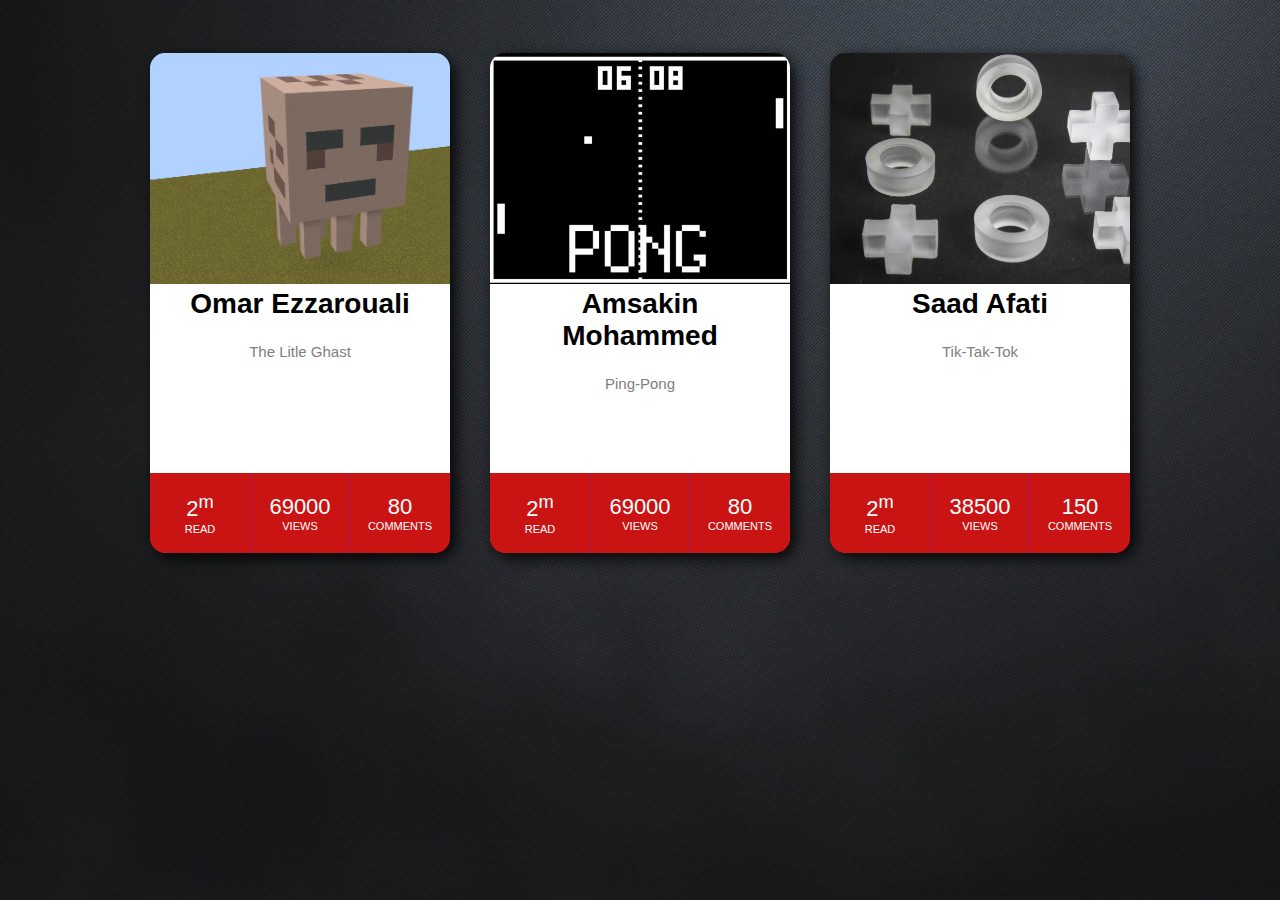
<file: Games/gallery.html>
<!DOCTYPE html>
<html lang="fr">
<head>
    <meta charset="UTF-8">
    <meta http-equiv="X-UA-Compatible" content="IE=edge">
    <meta name="viewport" content="width=device-width, initial-scale=1.0">
    <link rel="stylesheet" href="gallery.css">
    <title>Gallery Games </title>
</head>
<body method="post">


     <div class="container">
    <div >
     <a href=" https://jokeromar.github.io/EZZAROUALI-OMAR/">
     <div  class="card"  id="game1">
        
         <div class="card-image0" > </div>
         <div class="card-text">
              
            
             <h2>Omar Ezzarouali</h2>
             <p>The Litle Ghast</p>
         </div>
         <div class="card-stats">
            
                 <div class="stat">
                 <div class="value">2<sup>m</sup></div>
                 <div class="type">read</div>
                
             </div>
              
                 <div class="stat border" >
                 <div class="value">69000</div>
                 <div class="type">views</div>
             </div>
              
                 <div class="stat">
                 <div class="value">80</div>
                 <div class="type">comments</div>
                   
                  
             </div>
         </div>
    </div>
</a>
 </div><a href="https://jokeromar.github.io/Mohamed-amsakin/">
  <div  class="card" id=game2 >
       
         <div class="card-image" > </div>
         <div class="card-text">
              
             
             <h2 >Amsakin Mohammed</h2>
             <p>Ping-Pong</p>
         </div>
         <div class="card-stats">
            
                 <div class="stat">
                 <div class="value">2<sup>m</sup></div>
                 <div class="type">read</div>
                
             </div>
              
                 <div class="stat border" >
                 <div class="value">69000</div>
                 <div class="type">views</div>
             </div>
              
                 <div class="stat">
                 <div class="value">80</div>
                 <div class="type">comments</div>
                   
                  
             </div>
         </div>
    </div>
</a>

 <a href="https://jokeromar.github.io/Saad-Afati/">
<div>
   
      <div class="card"  id="game4">
         
         <div class="card-image2"></div>
         <div class="card-text">
         
             <h2>Saad Afati</h2>
             <p>Tik-Tak-Tok</p>
         </div>
         <div class="card-stats">
                 <div class="stat">
                 <div class="value">2<sup>m</sup></div>
                 <div class="type">read</div>
             </div>
              
                 <div class="stat border" >
                 <div class="value">38500</div>
                 <div class="type">views</div>
             </div>
              
                 <div class="stat">
                 <div class="value">150</div>
                 <div class="type">comments</div>
             </div>
             
         </div>
    
   </div> </a>
   </div>
</body>
</html>
</file>
<file: Games/gallery.css>
.container{
   display:flex;
   justify-content: center;
   margin: 5px;
   flex-wrap: nowrap;
   
}

body {
 
    display: flex;
    align-items: center;
    justify-content: center;
    background:url("back.jpg");

}
.card{
    
    display: grid;
    margin: 20px;
    margin-top:40px ;
    grid-template-columns: 300px;
    grid-template-rows: 210px 210px 80px;
    grid-template-areas: "image" "text" "stats";

    font-family: roboto, arial, helvetica;
    border-radius: 18px;
    background: white;
    box-shadow:5px 5px 15px rgba(0, 0, 0, 0.9);
    text-align: center;

    transition: 0.5s ease;
    cursor: pointer;
}
a{
    display:flex;
    text-decoration: none;
    list-style: none;
      display: inline-block;
      color: #000;
}

.card-image{
    width: 100%;
    height: 110%;
    overflow: hidden;
    
    background:url("pong.jpg" );
    border-top-right-radius: 15px;
    border-top-left-radius: 15px;
    background-size: cover;
}
.card-image0{
    width: 100%;
    height: 110%;
    overflow: hidden;
    
    background:url("img4.png" );
    border-top-right-radius: 15px;
    border-top-left-radius: 15px;
    background-size: cover;
}

.card-text{
    grid-area: text;
    margin: 25px;
}
.card-text .date{
    color: rgba(255, 7, 110,);
    font-size: 13px;
}
.card-text p{
    color: gray;
    font-size:15px;
    font-weight: 300;

}
.card-text h2{
    margin-top:0px;
    font-size:28px;
}
.card-stats{
    grid-area: stats;
    display: grid;
    grid-template-columns: 1fr 1fr 1fr;
    grid-template-rows: 1fr ;
    border-bottom-left-radius: 15px ;
    border-bottom-right-radius: 15px;
    background: rgb(202, 19, 19);
}
.card-stats .stat{
    display: flex;
    align-items: center;
    justify-content: center;
    flex-direction: column;
    padding:10px;
    color: rgb(255, 255, 255);
}
.card-stats .type{
    font-size: 11px;
    font-weight: 300;
    text-transform: uppercase;

}
.card-stats .value{
    font-size:22px;
    font-weight: 500;
}
.card-stats .border{
    border-left: 1px solid rgb(172,26,87);
    border-right: 1px solid rgb(172,26,87);
}
.car-stats .value sup{
    font-size:12px;

}
.card:hover{
    transform:scale(1.2);
    box-shadow: 5px 5px 15px rgba(0,0,0,0.6);
}

.card-image1{
    width: 300px;
    height: 110%;

    overflow: hidden;
    grid-area:image;
    background:url("pong.jpg" );
    border-top-right-radius: 15px;
    border-top-left-radius: 15px;
    background-size: cover;
}

.card-image2{
    width: 100%;
    height: 110%;
    overflow: hidden;
    grid-area:image;
    background:url("img3.jpg" );
    border-top-right-radius: 15px;
    border-top-left-radius: 15px;
    background-size: cover;
}
@media only screen and (max-width: 600px) {
 body{
      background-size: cover;
 }
    .container{
        display: block;
 
   
    }
 

  .card{ justify-content: space-around;
      display: absolute;
  }
}
</file>
